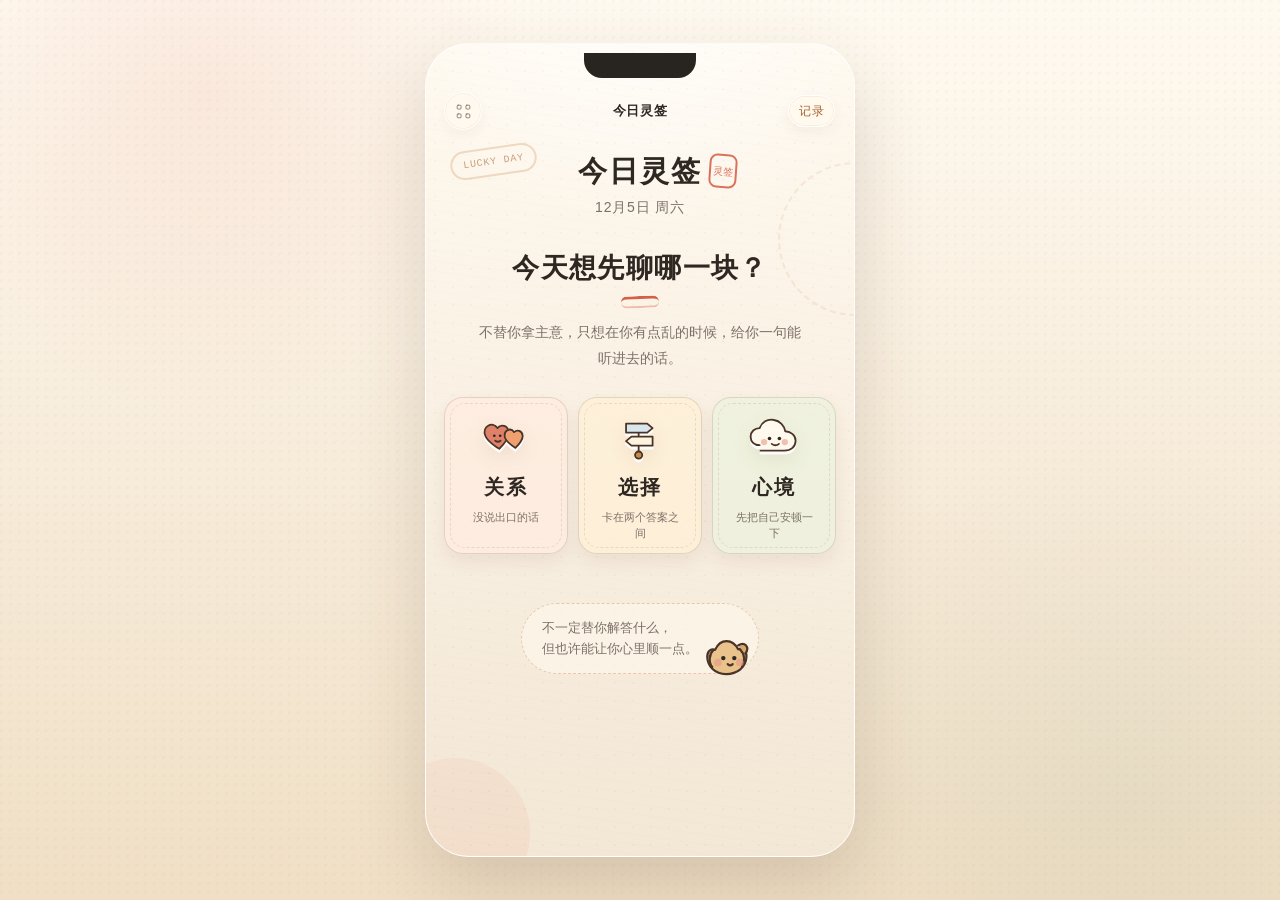
<file: docs/index.html>
<!DOCTYPE html>
<html lang="zh-CN">
<head>
  <meta charset="UTF-8">
  <meta name="viewport" content="width=device-width, initial-scale=1.0, viewport-fit=cover">
  <title>今日灵签</title>
  <link rel="stylesheet" href="./styles.css">
</head>
<body>
  <div class="page-shell">
    <section class="app-card">
      <div class="phone-frame">
        <div class="phone-notch" aria-hidden="true"></div>
        <main id="app" class="app-screen"></main>
      </div>
    </section>
  </div>
  <script src="./app.js" defer></script>
</body>
</html>
</file>
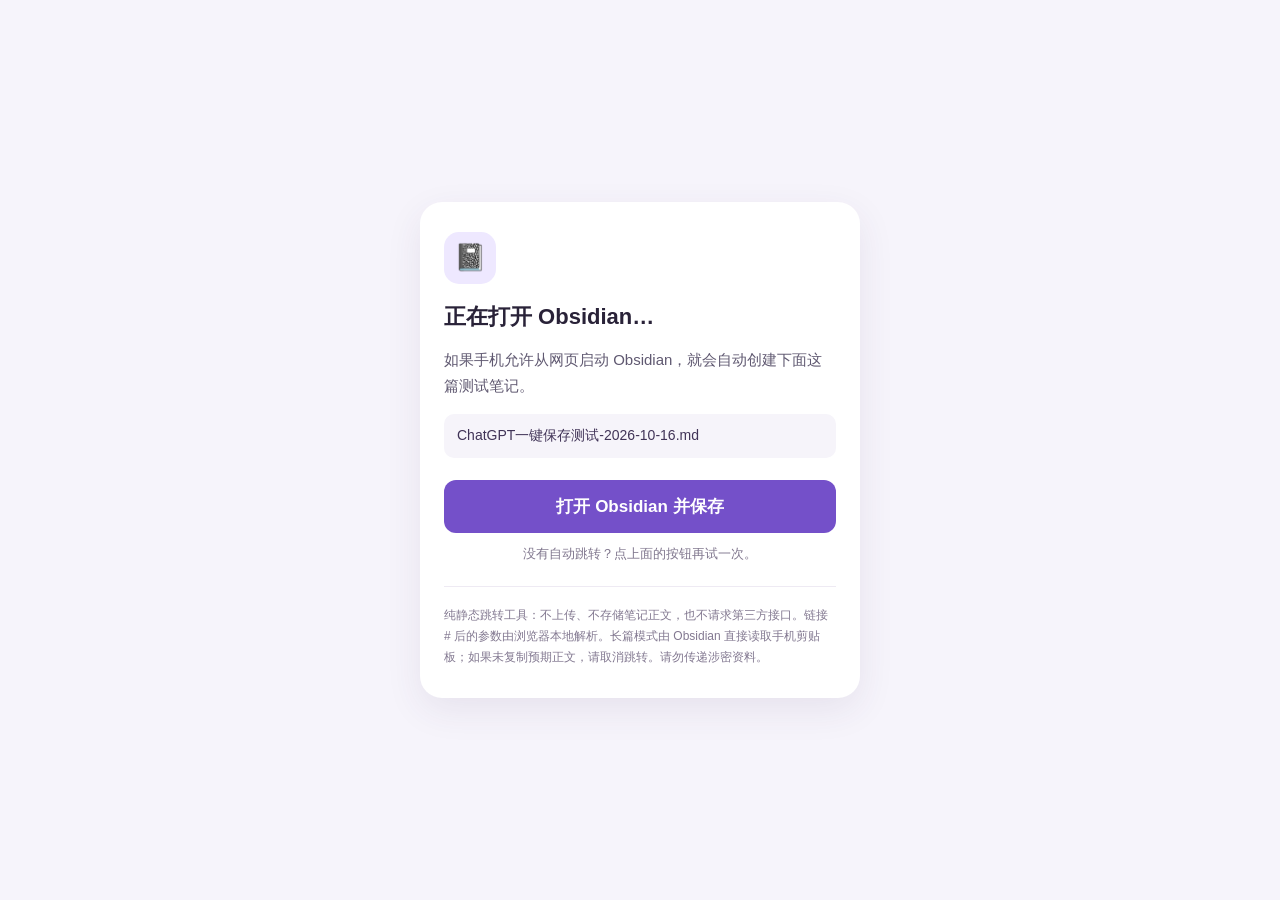
<file: docs/obsidian-save/index.html>
<!doctype html>
<html lang="zh-CN">
<head>
<meta charset="utf-8">
<meta name="viewport" content="width=device-width,initial-scale=1,viewport-fit=cover">
<meta name="referrer" content="no-referrer">
<meta http-equiv="Content-Security-Policy" content="default-src 'none'; script-src 'unsafe-inline'; style-src 'unsafe-inline'; img-src 'none'; connect-src 'none'; form-action 'none'; base-uri 'none'">
<title>保存到 Obsidian · 长短笔记通用</title>
<style>
:root{font-family:-apple-system,BlinkMacSystemFont,"PingFang SC","Hiragino Sans GB",sans-serif;color-scheme:light}
*{box-sizing:border-box}body{margin:0;min-height:100dvh;display:grid;place-items:center;background:#f6f4fb;color:#292238;padding:24px}
main{width:min(100%,440px);padding:30px 24px;background:white;border-radius:22px;box-shadow:0 12px 36px #40306016}
.logo{width:52px;height:52px;display:grid;place-items:center;background:#eee8ff;border-radius:15px;font-size:26px}
h1{font-size:22px;margin:18px 0 8px}p{color:#605971;line-height:1.75;font-size:15px}
.filename{padding:13px;border-radius:10px;background:#f6f4fa;overflow-wrap:anywhere;font-size:14px;color:#403357}
button{display:block;width:100%;padding:15px;margin:22px 0 10px;border:0;border-radius:12px;background:#7450c9;color:white;font-size:17px;font-weight:600}
small{display:block;color:#80778e;line-height:1.6;text-align:center}
footer{margin-top:22px;padding-top:18px;border-top:1px solid #eeeaf3;font-size:12px;color:#837991;line-height:1.75}
</style>
</head>
<body>
<main>
<div class="logo">📓</div>
<h1 id="title">正在打开 Obsidian…</h1>
<p id="description">如果手机允许从网页启动 Obsidian，就会自动创建下面这篇测试笔记。</p>
<div class="filename" id="file">ChatGPT一键保存测试.md</div>
<button type="button" id="open">打开 Obsidian 并保存</button>
<small id="hint">没有自动跳转？点上面的按钮再试一次。</small>
<footer>纯静态跳转工具：不上传、不存储笔记正文，也不请求第三方接口。链接 # 后的参数由浏览器本地解析。长篇模式由 Obsidian 直接读取手机剪贴板；如果未复制预期正文，请取消跳转。请勿传递涉密资料。</footer>
</main>
<script>
(function(){
  'use strict';
  const p=new URLSearchParams(location.hash.replace(/^#/,''));
  const vault=p.get('vault')||'我的知识库';
  const file=p.get('file')||'ChatGPT一键保存测试-2026-10-16.md';
  const isClipboard=p.get('mode')==='clipboard'||p.has('clipboard');
  const content=p.has('content')?p.get('content'):'# Obsidian 一键保存测试\n\nHello Obsidian！\n\n来自 ChatGPT 的 HTTPS 跳转测试。';
  document.getElementById('file').textContent=file;
  // Obsidian 原生 URI 的 clipboard 标志，可避免把长篇正文放进 URL。
  const u='obsidian://new?vault='+encodeURIComponent(vault)+'&file='+encodeURIComponent(file)
    +(isClipboard?'&clipboard':'&content='+encodeURIComponent(content));
  if(isClipboard){
    document.getElementById('title').textContent='正在从剪贴板保存…';
    document.getElementById('description').textContent='长篇模式：Obsidian 会读取手机剪贴板作为正文。若剪贴板不是目标笔记，请先取消。';
    document.getElementById('hint').textContent='如果没有弹出系统提示，请点上方按钮。保存后检查笔记的开头与结尾。';
  }
  // 不影响跳转，同时减少原始 URL 参数在当前地址栏/浏览历史中继续显示。
  try{history.replaceState(null,'',location.pathname+location.search)}catch(e){}

  function openObsidian(){window.location.href=u}
  document.getElementById('open').addEventListener('click',openObsidian);
  setTimeout(openObsidian,700);
})();
</script>
</body>
</html>
</file>
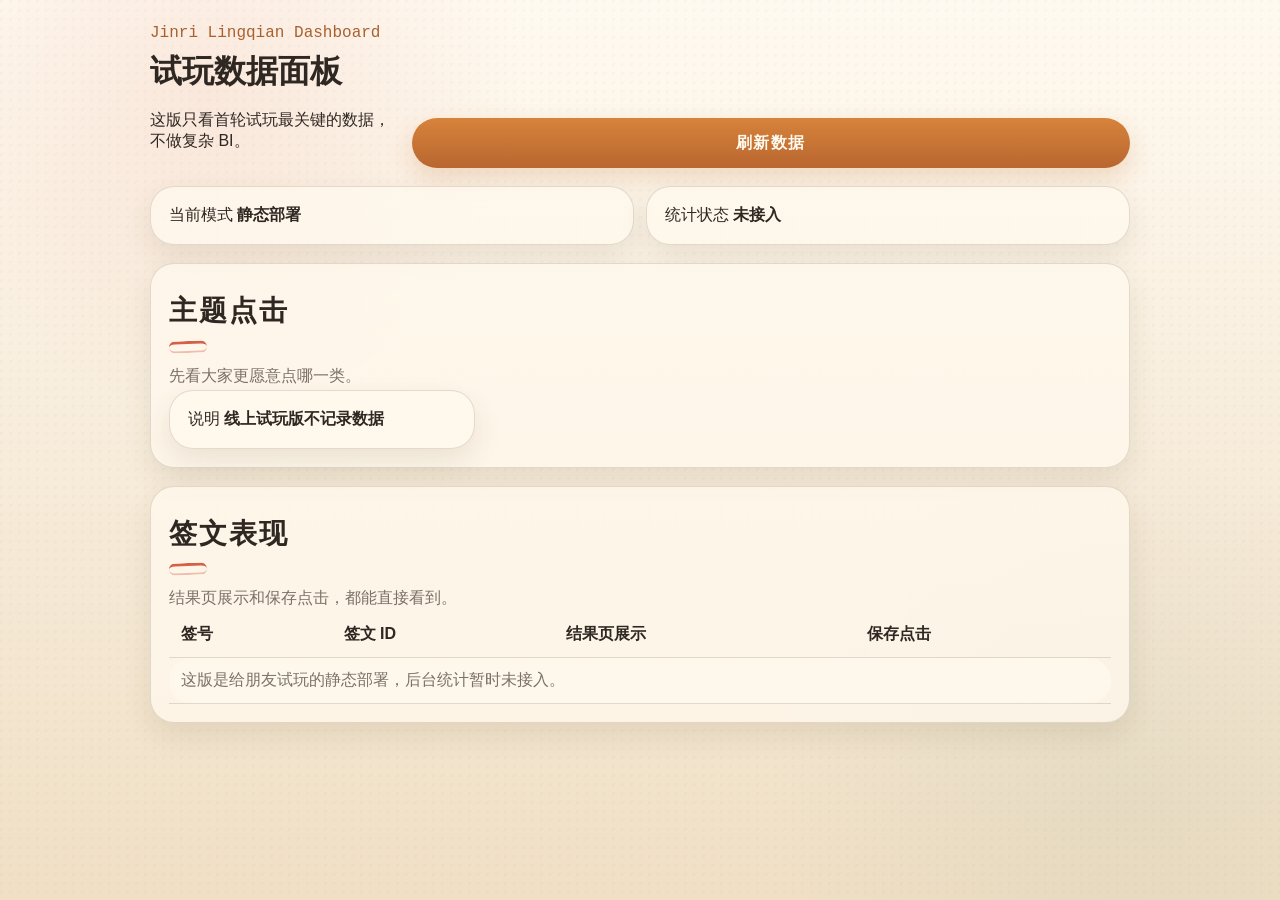
<file: docs/admin.html>
<!DOCTYPE html>
<html lang="zh-CN">
<head>
  <meta charset="UTF-8">
  <meta name="viewport" content="width=device-width, initial-scale=1.0">
  <title>今日灵签数据面板</title>
  <link rel="stylesheet" href="./styles.css">
</head>
<body class="admin-body">
  <div class="dashboard-shell">
    <header class="dashboard-header">
      <div>
        <p class="dashboard-eyebrow">Jinri Lingqian Dashboard</p>
        <h1>试玩数据面板</h1>
        <p>这版只看首轮试玩最关键的数据，不做复杂 BI。</p>
      </div>
      <button id="refresh-dashboard" class="primary-button">刷新数据</button>
    </header>

    <section class="dashboard-grid" id="overview-cards"></section>

    <section class="dashboard-section">
      <div class="section-head">
        <h2>主题点击</h2>
        <p>先看大家更愿意点哪一类。</p>
      </div>
      <div id="category-cards" class="mini-grid"></div>
    </section>

    <section class="dashboard-section">
      <div class="section-head">
        <h2>签文表现</h2>
        <p>结果页展示和保存点击，都能直接看到。</p>
      </div>
      <div class="table-wrap">
        <table class="metrics-table">
          <thead>
            <tr>
              <th>签号</th>
              <th>签文 ID</th>
              <th>结果页展示</th>
              <th>保存点击</th>
            </tr>
          </thead>
          <tbody id="sign-metrics-body"></tbody>
        </table>
      </div>
    </section>
  </div>
  <script src="./admin.js" defer></script>
</body>
</html>
</file>
<file: docs/styles.css>
:root {
  --paper: #f7f1e6;
  --paper-soft: #fff9ee;
  --paper-card: #fff7e9;
  --paper-deep: #e7d2b0;
  --ink: #2f2722;
  --ink-soft: #7c7067;
  --ink-light: #a49588;
  --line: rgba(89, 63, 42, 0.16);
  --line-strong: rgba(89, 63, 42, 0.28);
  --primary: #c47a3c;
  --primary-dark: #a9602f;
  --cinnabar: #d65f47;
  --relation: #d98572;
  --choice: #c78a45;
  --mood: #8fa58a;
  --blue-gray: #9fb6c8;
  --shadow-paper: 0 12px 28px rgba(83, 56, 33, 0.10);
  --shadow-sticker: 0 8px 18px rgba(83, 56, 33, 0.10);
  --radius-xl: 34px;
  --radius-lg: 26px;
  --radius-md: 18px;
  --radius-sm: 14px;
  --font-title: "LXGW WenKai", "STKaiti", "KaiTi", "Songti SC", serif;
  --font-body: "PingFang SC", "Hiragino Sans GB", "Noto Sans SC", "Microsoft YaHei", sans-serif;
  --font-mono: "Courier New", "SFMono-Regular", monospace;
}

* { box-sizing: border-box; }
html { min-height: 100%; background: var(--paper); }

body {
  margin: 0;
  min-height: 100vh;
  color: var(--ink);
  font-family: var(--font-body);
  background:
    radial-gradient(circle at 16% 10%, rgba(216, 95, 71, 0.10), transparent 24%),
    radial-gradient(circle at 88% 88%, rgba(143, 165, 138, 0.12), transparent 26%),
    linear-gradient(135deg, rgba(89, 63, 42, 0.022) 25%, transparent 25%) 0 0 / 9px 9px,
    linear-gradient(180deg, #fffaf1 0%, #f0dfc5 100%);
}

button, textarea { font: inherit; }
button { -webkit-tap-highlight-color: transparent; }

.page-shell {
  min-height: 100vh;
  display: grid;
  place-items: center;
  padding: 20px;
}

.app-card { width: min(100%, 430px); }

.phone-frame {
  position: relative;
  min-height: 812px;
  border-radius: 44px;
  overflow: hidden;
  border: 1px solid rgba(255, 255, 255, 0.85);
  background:
    radial-gradient(circle at 50% -10%, rgba(255,255,255,0.8), transparent 30%),
    linear-gradient(180deg, #fff9ef 0%, #f3e7d5 100%);
  box-shadow: 0 28px 70px rgba(74, 48, 29, 0.17);
}

.phone-frame::before {
  content: "";
  position: absolute;
  inset: 0;
  opacity: 0.44;
  pointer-events: none;
  background:
    radial-gradient(circle, rgba(76, 52, 35, 0.07) 0 0.8px, transparent 1px) 0 0 / 18px 18px,
    repeating-linear-gradient(8deg, rgba(76, 52, 35, 0.018) 0 1px, transparent 1px 10px);
  mix-blend-mode: multiply;
  z-index: 1;
}

.phone-notch {
  position: absolute;
  top: 9px;
  left: 50%;
  transform: translateX(-50%);
  width: 112px;
  height: 25px;
  border-radius: 0 0 18px 18px;
  background: rgba(22, 18, 15, 0.92);
  z-index: 4;
}

.app-screen {
  position: relative;
  z-index: 2;
  min-height: 812px;
  padding: 48px 18px 22px;
  overflow: hidden;
}

.app-screen::before, .app-screen::after {
  content: "";
  position: absolute;
  pointer-events: none;
  z-index: 0;
}

.app-screen::before {
  width: 150px;
  height: 150px;
  right: -78px;
  top: 118px;
  border: 2px dashed rgba(196, 122, 60, 0.12);
  border-radius: 999px;
}

.app-screen::after {
  left: -46px;
  bottom: -52px;
  width: 150px;
  height: 150px;
  border-radius: 999px;
  background: rgba(216, 95, 71, 0.07);
}

.screen {
  display: none;
  position: relative;
  z-index: 1;
  min-height: 742px;
  flex-direction: column;
  gap: 18px;
}

.screen.active { display: flex; }
.screen.active > * { animation: fade-up 260ms ease both; }

@keyframes fade-up {
  from { opacity: 0; transform: translateY(9px); }
  to { opacity: 1; transform: translateY(0); }
}

.ghost-button {
  padding: 0;
  border: 0;
  color: inherit;
  background: transparent;
  cursor: pointer;
}

.mini-topbar {
  display: grid;
  grid-template-columns: 48px 1fr 48px;
  align-items: center;
  color: var(--ink-soft);
  font-family: var(--font-mono);
  font-size: 13px;
  letter-spacing: 0.04em;
}

.mini-topbar > span {
  justify-self: center;
  color: var(--ink);
  font-weight: 700;
}

.circle-button, .top-pill {
  display: inline-flex;
  align-items: center;
  justify-content: center;
  border: 1px solid rgba(255,255,255,0.82);
  background: rgba(255, 249, 238, 0.68);
  box-shadow: inset 0 0 0 1px rgba(89, 63, 42, 0.055), 0 6px 14px rgba(83, 56, 33, 0.055);
}

.circle-button {
  width: 38px;
  height: 38px;
  border-radius: 999px;
  font-size: 30px;
  line-height: 1;
}

.circle-button .sticker-svg { width: 21px; height: 21px; }

.top-pill {
  min-width: 42px;
  height: 32px;
  padding: 0 10px;
  border-radius: 999px;
  font-size: 12px;
  color: var(--primary-dark);
}

.muted { opacity: .82; }

.screen[data-screen="home"] { gap: 15px; }

.home-hero {
  position: relative;
  display: grid;
  gap: 20px;
  padding: 8px 4px 0;
  text-align: center;
}

.brand-title {
  position: relative;
  display: grid;
  justify-items: center;
  gap: 7px;
}

.brand-title h1,
.headline-block h2,
.section-head h2,
.draw-title h2,
.falling-stage h2,
.result-header h2 {
  margin: 0;
  font-family: var(--font-title);
  color: var(--ink);
  font-weight: 700;
  letter-spacing: 0.07em;
}

.brand-title h1 {
  font-size: 29px;
  line-height: 1.25;
}

.brand-title p,
.headline-block p,
.section-head p,
.page-foot,
.result-note p,
.falling-stage p {
  margin: 0;
  color: var(--ink-soft);
  line-height: 1.68;
}

.brand-title p {
  font-size: 14px;
  letter-spacing: .06em;
}

.brand-stamp {
  position: absolute;
  right: 95px;
  top: 1px;
  width: 28px;
  height: 34px;
  display: grid;
  place-items: center;
  border: 2px solid var(--cinnabar);
  border-radius: 8px;
  color: var(--cinnabar);
  font-size: 10px;
  line-height: 1.1;
  transform: rotate(4deg);
  opacity: .88;
}

.postmark {
  width: fit-content;
  border: 2px solid rgba(196, 122, 60, 0.42);
  border-radius: 999px;
  color: var(--primary-dark);
  font-family: var(--font-mono);
  font-size: 10px;
  letter-spacing: 0.08em;
  padding: 7px 11px;
  transform: rotate(-8deg);
  opacity: .58;
}

.postmark-home {
  position: absolute;
  left: 6px;
  top: 2px;
}

.headline-block {
  display: grid;
  gap: 12px;
  margin-top: 10px;
}

.headline-block h2 {
  font-size: 27px;
  line-height: 1.34;
  letter-spacing: .05em;
}

.headline-block p {
  max-width: 335px;
  margin: 0 auto;
  font-size: 14px;
  line-height: 1.85;
}

.headline-block h2::after,
.section-head h2::after,
.draw-title h2::after {
  content: "";
  display: block;
  width: 38px;
  height: 7px;
  margin: 10px auto 0;
  border-top: 3px solid var(--cinnabar);
  border-bottom: 2px solid rgba(216,95,71,0.38);
  border-radius: 999px;
  transform: rotate(-2deg);
}

.theme-grid {
  display: grid;
  grid-template-columns: repeat(3, 1fr);
  gap: 10px;
  margin-top: 10px;
}

.theme-card {
  position: relative;
  min-height: 146px;
  display: grid;
  align-content: start;
  justify-items: center;
  gap: 8px;
  padding: 13px 7px 12px;
  border: 1.2px solid var(--line);
  border-radius: 19px;
  background: rgba(255, 249, 238, 0.76);
  box-shadow: 0 8px 18px rgba(83, 56, 33, 0.08);
  transition: transform 160ms ease, box-shadow 160ms ease, border-color 160ms ease;
}

.theme-card:active,
.note-card:active,
.state-option:active,
.primary-button:active,
.secondary-button:active { transform: scale(.985); }

.theme-card::after {
  content: "";
  position: absolute;
  inset: 5px;
  border: 1px dashed rgba(89,63,42,0.12);
  border-radius: 15px;
  pointer-events: none;
}

.theme-relation { background: rgba(255, 235, 223, 0.70); }
.theme-choice { background: rgba(255, 240, 213, 0.70); }
.theme-mood { background: rgba(235, 242, 221, 0.70); }

.theme-sticker {
  height: 55px;
  display: grid;
  place-items: center;
}

.theme-sticker .sticker-svg {
  width: 54px;
  height: 54px;
  filter: drop-shadow(0 3px 0 rgba(255,255,255,.86)) drop-shadow(0 6px 9px rgba(83,56,33,.075));
}

.theme-card strong {
  font-family: var(--font-title);
  font-size: 20px;
  letter-spacing: .1em;
}

.theme-card span {
  max-width: 78px;
  color: var(--ink-soft);
  font-size: 11px;
  line-height: 1.46;
}

.paper-speech {
  position: relative;
  width: fit-content;
  max-width: 300px;
  margin: 32px auto 0;
  padding: 13px 60px 13px 20px;
  border: 1.4px dashed rgba(196, 122, 60, 0.36);
  border-radius: 999px;
  background: rgba(255, 249, 238, 0.58);
  color: var(--ink-soft);
  text-align: left;
  font-size: 13px;
  line-height: 1.65;
}

.screen[data-screen="home"] .paper-speech {
  margin: 34px auto 0;
}

.paper-speech.small {
  margin-top: auto;
  padding-right: 20px;
  text-align: center;
}

.speech-dog {
  position: absolute;
  right: -6px;
  bottom: -17px;
  width: 66px;
  height: 66px;
}

.section-head {
  display: grid;
  justify-items: start;
  gap: 10px;
  padding-top: 10px;
}

.section-head-loose { min-height: 160px; }

.section-head h2 {
  font-size: 28px;
  line-height: 1.38;
}

.section-head h2::after {
  margin-left: 0;
  margin-right: 0;
}

.page-kicker {
  color: var(--primary-dark) !important;
  font-family: var(--font-mono);
  font-size: 12px;
  letter-spacing: .1em;
}

.page-sticker {
  position: absolute;
  right: 16px;
  top: 58px;
  width: 82px;
  height: 82px;
  transform: rotate(5deg);
}

.page-sticker .sticker-svg { width: 82px; height: 82px; }

.choice-list, .state-list, .result-list, .action-list {
  display: grid;
  gap: 13px;
}

.note-card, .state-option, .result-note, .quote-card, .share-sheet, .share-preview {
  border: 1.4px solid var(--line);
  background: rgba(255, 249, 238, 0.72);
  box-shadow: var(--shadow-paper);
}

.note-card {
  position: relative;
  display: grid;
  grid-template-columns: 38px 1fr 26px;
  align-items: start;
  gap: 12px;
  min-height: 112px;
  padding: 18px 16px;
  border-radius: 22px;
  text-align: left;
}

.note-card strong, .state-option strong, .result-note strong {
  display: block;
  margin-bottom: 6px;
  color: var(--ink);
  font-family: var(--font-title);
  font-size: 18px;
  letter-spacing: .04em;
}

.note-card p, .state-option span {
  margin: 0;
  color: var(--ink-soft);
  font-size: 13px;
  line-height: 1.65;
}

.note-index {
  color: var(--primary);
  font-family: var(--font-mono);
  font-weight: 700;
}

.select-dot {
  width: 22px;
  height: 22px;
  border: 2px solid rgba(196,122,60,.55);
  border-radius: 999px;
  background: rgba(255,255,255,.42);
}

.note-card:hover .select-dot, .state-option:hover i {
  background: var(--cinnabar);
  color: #fff9ee;
  border-color: var(--cinnabar);
}

.page-foot {
  margin-top: auto;
  text-align: center;
  font-size: 13px;
}

.state-list { gap: 12px; }

.state-option {
  position: relative;
  display: grid;
  grid-template-columns: 70px 1fr 34px;
  align-items: center;
  gap: 12px;
  min-height: 104px;
  padding: 14px;
  border-radius: 22px;
  text-align: left;
}

.state-illustration .sticker-svg { width: 60px; height: 60px; }

.state-option i {
  width: 32px;
  height: 32px;
  display: grid;
  place-items: center;
  border: 1.5px solid rgba(196,122,60,.45);
  border-radius: 999px;
  color: var(--primary-dark);
  font-family: var(--font-mono);
  font-size: 12px;
  font-style: normal;
  transition: 160ms ease;
}

.draw-stage {
  position: relative;
  display: grid;
  justify-items: center;
  gap: 20px;
  min-height: 690px;
  padding: 22px 8px 0;
  text-align: center;
}

.draw-title { justify-items: center; }
.draw-title h2 { font-size: 31px; line-height: 1.38; }
.draw-title p { font-family: var(--font-mono); font-size: 12px; }

.sign-tube-illustration {
  position: relative;
  width: 210px;
  height: 260px;
  margin: 10px 0 4px;
}

.tube-body {
  position: absolute;
  left: 28px;
  bottom: 0;
  width: 154px;
  height: 162px;
  display: grid;
  place-items: center;
  border: 4px solid #4a3428;
  border-radius: 28px 28px 34px 34px;
  background:
    radial-gradient(circle at 28px 38px, #fff6df 0 5px, transparent 6px),
    radial-gradient(circle at 118px 86px, #fff6df 0 5px, transparent 6px),
    linear-gradient(180deg, #d98572 0%, #c76f55 100%);
  box-shadow: var(--shadow-sticker);
}

.tube-body::before {
  content: "";
  position: absolute;
  top: 16px;
  left: 18px;
  right: 18px;
  height: 12px;
  border-radius: 999px;
  border: 3px solid #4a3428;
  background: #e6b188;
}

.tube-body span {
  padding: 12px 7px;
  border: 2px solid rgba(74,52,40,.55);
  background: #fff5df;
  font-family: var(--font-title);
  font-size: 16px;
  line-height: 1.35;
  color: var(--ink);
}

.tube-sticks {
  position: absolute;
  top: 0;
  left: 48px;
  right: 48px;
  display: flex;
  justify-content: center;
  gap: 10px;
  z-index: 2;
}

.tube-sticks i {
  width: 36px;
  height: 150px;
  display: flex;
  justify-content: center;
  align-items: flex-start;
  padding-top: 35px;
  border: 3px solid #4a3428;
  border-radius: 12px 12px 6px 6px;
  background: #f5deb8;
  font-family: var(--font-title);
  font-style: normal;
  font-size: 17px;
  color: var(--ink);
  box-shadow: 0 7px 0 rgba(255,255,255,.75);
}

.tube-sticks i:nth-child(1) { transform: rotate(-9deg) translateY(6px); }
.tube-sticks i:nth-child(2) { transform: rotate(1deg); }
.tube-sticks i:nth-child(3) { transform: rotate(9deg) translateY(7px); }

.primary-button, .secondary-button, .ghost-action {
  min-height: 50px;
  border-radius: 999px;
  border: 0;
  transition: transform 160ms ease, box-shadow 160ms ease;
}

.primary-button {
  width: 100%;
  padding: 14px 18px;
  color: #fff9ee;
  background: linear-gradient(180deg, #d7833b 0%, #b96630 100%);
  box-shadow: 0 10px 24px rgba(196, 122, 60, 0.24);
  font-weight: 700;
  letter-spacing: .08em;
}

.secondary-button {
  width: 100%;
  padding: 13px 17px;
  color: var(--primary-dark);
  background: rgba(255, 249, 238, 0.62);
  border: 1.5px solid rgba(196, 122, 60, 0.42);
  font-weight: 700;
}

.ghost-action {
  width: 100%;
  color: var(--ink-soft);
  background: transparent;
  border: 1.5px dashed rgba(89,63,42,.25);
}

.sparkle {
  position: absolute;
  width: 22px;
  height: 22px;
  transform: rotate(45deg);
  border: 3px solid #f0bd5f;
  border-radius: 7px;
  opacity: .72;
}

.sparkle-a { left: 44px; top: 118px; }
.sparkle-b { right: 42px; top: 310px; width: 16px; height: 16px; }

.falling-stage {
  display: grid;
  place-items: center;
  align-content: center;
  gap: 16px;
  min-height: 690px;
  text-align: center;
}

.falling-paper {
  width: 88px;
  height: 210px;
  display: grid;
  place-items: center;
  border: 3px solid #4a3428;
  border-radius: 14px 14px 7px 7px;
  background: #f7dfb8;
  box-shadow: 0 8px 0 rgba(255,255,255,.78), var(--shadow-sticker);
  animation: signFall 1100ms ease both;
}

.falling-paper span {
  writing-mode: vertical-rl;
  font-family: var(--font-title);
  font-size: 22px;
  line-height: 1.5;
}

@keyframes signFall {
  0% { opacity: 0; transform: translateY(-120px) rotate(-14deg); }
  58% { opacity: 1; transform: translateY(10px) rotate(7deg); }
  100% { opacity: 1; transform: translateY(0) rotate(3deg); }
}

.result-header {
  display: grid;
  justify-items: center;
  gap: 4px;
  padding-top: 6px;
  text-align: center;
}

.result-header .mini {
  transform: rotate(-7deg);
  font-size: 12px;
  color: var(--cinnabar);
  border-color: rgba(216, 95, 71, 0.5);
}

.result-header p {
  margin: 6px 0 0;
  color: var(--ink-soft);
  font-family: var(--font-mono);
}

.result-header h2 { font-size: 31px; }

.quote-card {
  position: relative;
  margin-top: 8px;
  padding: 40px 22px 35px;
  border-radius: 28px;
  text-align: center;
  overflow: hidden;
}

.quote-card p {
  margin: 0;
  font-family: var(--font-title);
  font-size: 27px;
  line-height: 1.58;
  letter-spacing: .04em;
}

.tape {
  position: absolute;
  width: 54px;
  height: 24px;
  top: 14px;
  border-radius: 6px;
  background: rgba(232, 188, 142, 0.62);
  border: 1px solid rgba(89,63,42,.12);
}

.tape-left { left: 26px; transform: rotate(-10deg); }
.tape-right { right: 26px; transform: rotate(8deg); }

.round-seal {
  position: absolute;
  right: 16px;
  bottom: 16px;
  width: 58px;
  height: 58px;
  display: grid;
  place-items: center;
  border: 2px solid rgba(216, 95, 71, 0.66);
  border-radius: 999px;
  color: var(--cinnabar);
  font-family: var(--font-title);
  font-size: 12px;
  line-height: 1.25;
  transform: rotate(-10deg);
  opacity: .82;
}

.result-note {
  display: grid;
  grid-template-columns: 54px 1fr;
  gap: 12px;
  align-items: start;
  padding: 15px 16px;
  border-radius: 21px;
}

.result-icon .sticker-svg { width: 48px; height: 48px; }
.result-note p { font-size: 13px; }
.sticky-actions { grid-template-columns: 1fr 1fr; margin-top: auto; }

.share-modal {
  display: none;
  position: fixed;
  inset: 0;
  z-index: 20;
  padding: 20px;
  background: rgba(31, 25, 20, 0.46);
}

.share-modal[data-open="true"] {
  display: grid;
  place-items: end center;
}

.share-sheet {
  position: relative;
  width: min(100%, 390px);
  padding: 18px 18px 20px;
  border-radius: 30px;
  animation: sheet-up 220ms ease both;
}

@keyframes sheet-up {
  from { opacity: 0; transform: translateY(20px); }
  to { opacity: 1; transform: translateY(0); }
}

.sheet-close {
  position: absolute;
  right: 16px;
  top: 12px;
  width: 34px;
  height: 34px;
  border-radius: 999px;
  color: var(--ink-soft);
  font-size: 25px;
}

.share-sheet h3 {
  margin: 0 0 14px;
  text-align: center;
  font-family: var(--font-title);
  font-size: 22px;
}

.share-preview {
  position: relative;
  min-height: 340px;
  display: grid;
  align-content: center;
  justify-items: center;
  gap: 12px;
  padding: 30px 24px;
  border-radius: 24px;
  text-align: center;
  overflow: hidden;
}

.share-preview::before {
  content: "";
  position: absolute;
  inset: 11px;
  border: 1px dashed rgba(196,122,60,.35);
  border-radius: 19px;
}

.share-preview-top {
  color: var(--primary-dark);
  font-family: var(--font-mono);
  letter-spacing: .08em;
}

.share-postmark {
  color: var(--cinnabar);
  font-family: var(--font-mono);
  font-size: 13px;
}

.share-preview h4 {
  margin: 0;
  font-family: var(--font-title);
  font-size: 28px;
  letter-spacing: .1em;
}

.share-preview p {
  margin: 0;
  font-family: var(--font-title);
  font-size: 22px;
  line-height: 1.55;
}

.share-preview small {
  max-width: 240px;
  color: var(--ink-soft);
  line-height: 1.6;
}

.share-flower {
  position: absolute;
  right: 18px;
  bottom: 16px;
  width: 58px;
  height: 58px;
}

.share-actions {
  display: grid;
  grid-template-columns: 1fr 1fr;
  gap: 12px;
  margin-top: 14px;
}

.sticker-svg {
  display: block;
  overflow: visible;
}

.toast {
  position: fixed;
  left: 50%;
  bottom: 32px;
  z-index: 40;
  transform: translateX(-50%);
  padding: 10px 16px;
  border-radius: 999px;
  color: #fff9ee;
  background: rgba(47, 39, 34, 0.86);
  box-shadow: 0 10px 24px rgba(47,39,34,.2);
  font-size: 14px;
}

.empty-state {
  margin: 120px auto;
  max-width: 280px;
  padding: 20px;
  border-radius: 22px;
  background: rgba(255,249,238,.74);
  text-align: center;
  color: var(--ink-soft);
}

.admin-body { padding: 24px; }
.dashboard-shell { max-width: 980px; margin: 0 auto; display: grid; gap: 18px; }
.dashboard-header { display: flex; justify-content: space-between; align-items: end; gap: 16px; }
.dashboard-header h1, .dashboard-section h2 { margin: 0; }
.dashboard-eyebrow { margin: 0 0 8px; color: var(--primary-dark); font-family: var(--font-mono); }
.dashboard-grid, .mini-grid { display: grid; gap: 12px; }
.dashboard-grid { grid-template-columns: repeat(auto-fit, minmax(140px, 1fr)); }
.mini-grid { grid-template-columns: repeat(3, 1fr); }
.dashboard-section, .metric-card, .category-metric {
  padding: 18px;
  border-radius: 24px;
  background: rgba(255,249,238,.78);
  border: 1px solid var(--line);
  box-shadow: var(--shadow-paper);
}
.table-wrap { overflow: auto; }
.metrics-table { width: 100%; border-collapse: collapse; }
.metrics-table th, .metrics-table td { padding: 12px; border-bottom: 1px solid var(--line); text-align: left; }

@media (max-width: 640px) {
  .page-shell { padding: 0; }
  .app-card { width: 100%; }
  .phone-frame, .app-screen { min-height: 100vh; min-height: 100dvh; border-radius: 0; }
  .phone-notch { display: none; }
  .app-screen {
    padding: max(18px, env(safe-area-inset-top)) 16px max(22px, env(safe-area-inset-bottom));
  }
  .screen {
    min-height: auto;
    gap: 14px;
  }
  .screen[data-screen="home"] {
    min-height: calc(100dvh - 46px);
  }
  .mini-topbar {
    margin-bottom: 4px;
  }
  .home-hero {
    gap: 18px;
    padding-top: 4px;
  }
  .brand-title h1 { font-size: 28px; }
  .brand-stamp { right: 88px; transform: rotate(4deg) scale(.92); }
  .postmark-home { top: 22px; left: 4px; transform: rotate(-9deg) scale(.86); }
  .headline-block { gap: 11px; margin-top: 8px; }
  .headline-block h2 { font-size: 26px; line-height: 1.34; }
  .headline-block p { font-size: 13.5px; line-height: 1.8; }
  .theme-grid { gap: 10px; margin-top: 8px; }
  .theme-card { min-height: 142px; padding-left: 7px; padding-right: 7px; }
  .theme-sticker { height: 52px; }
  .theme-sticker .sticker-svg { width: 52px; height: 52px; }
  .theme-card strong { font-size: 20px; }
  .theme-card span { font-size: 11px; }
  .screen[data-screen="home"] .paper-speech {
    margin-top: 32px;
  }
  .sticky-actions, .share-actions, .mini-grid { grid-template-columns: 1fr; }
  .quote-card p { font-size: 24px; }
  .dashboard-header { flex-direction: column; align-items: stretch; }
}

@media (max-width: 390px) {
  .app-screen { padding-left: 14px; padding-right: 14px; }
  .headline-block h2 { font-size: 24px; }
  .theme-grid { gap: 8px; }
  .theme-card { min-height: 132px; }
  .theme-sticker { height: 47px; }
  .theme-sticker .sticker-svg { width: 47px; height: 47px; }
  .theme-card strong { font-size: 18px; }
  .theme-card span { font-size: 10.5px; }
}
</file>
